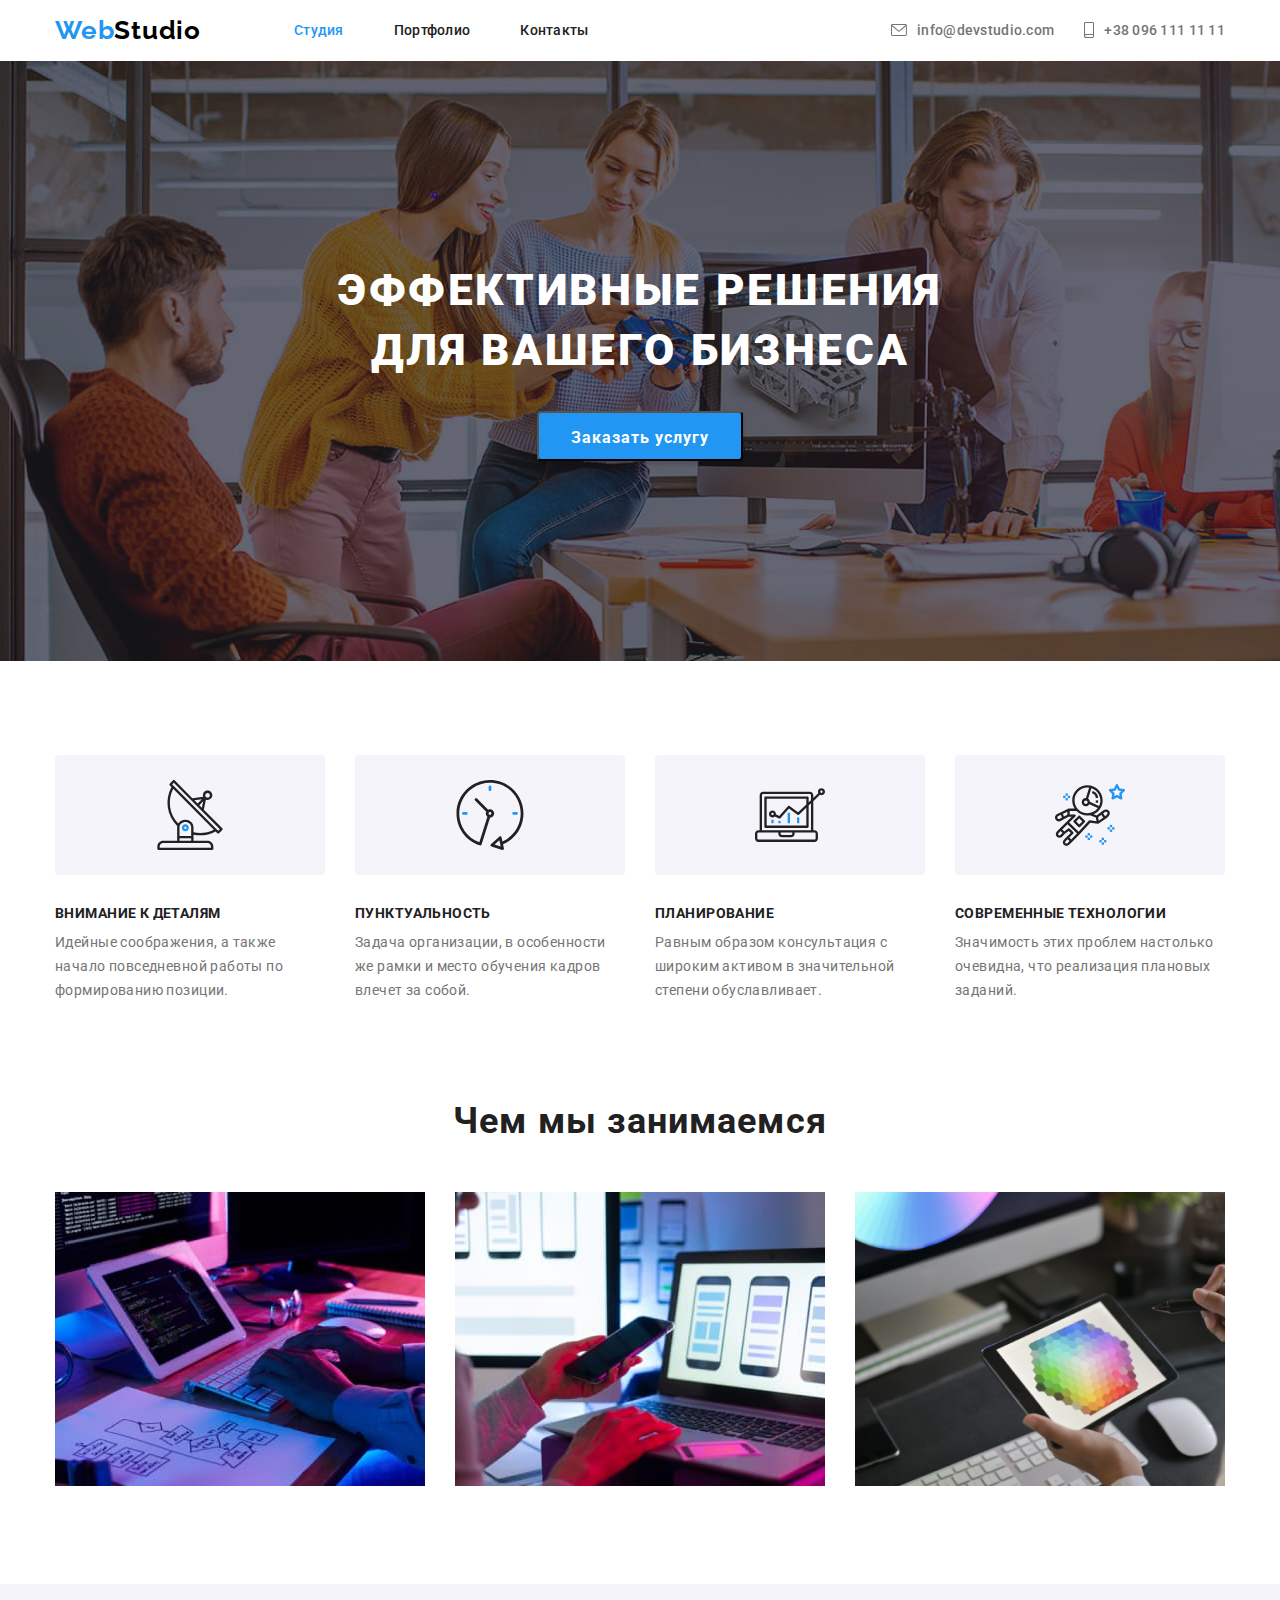
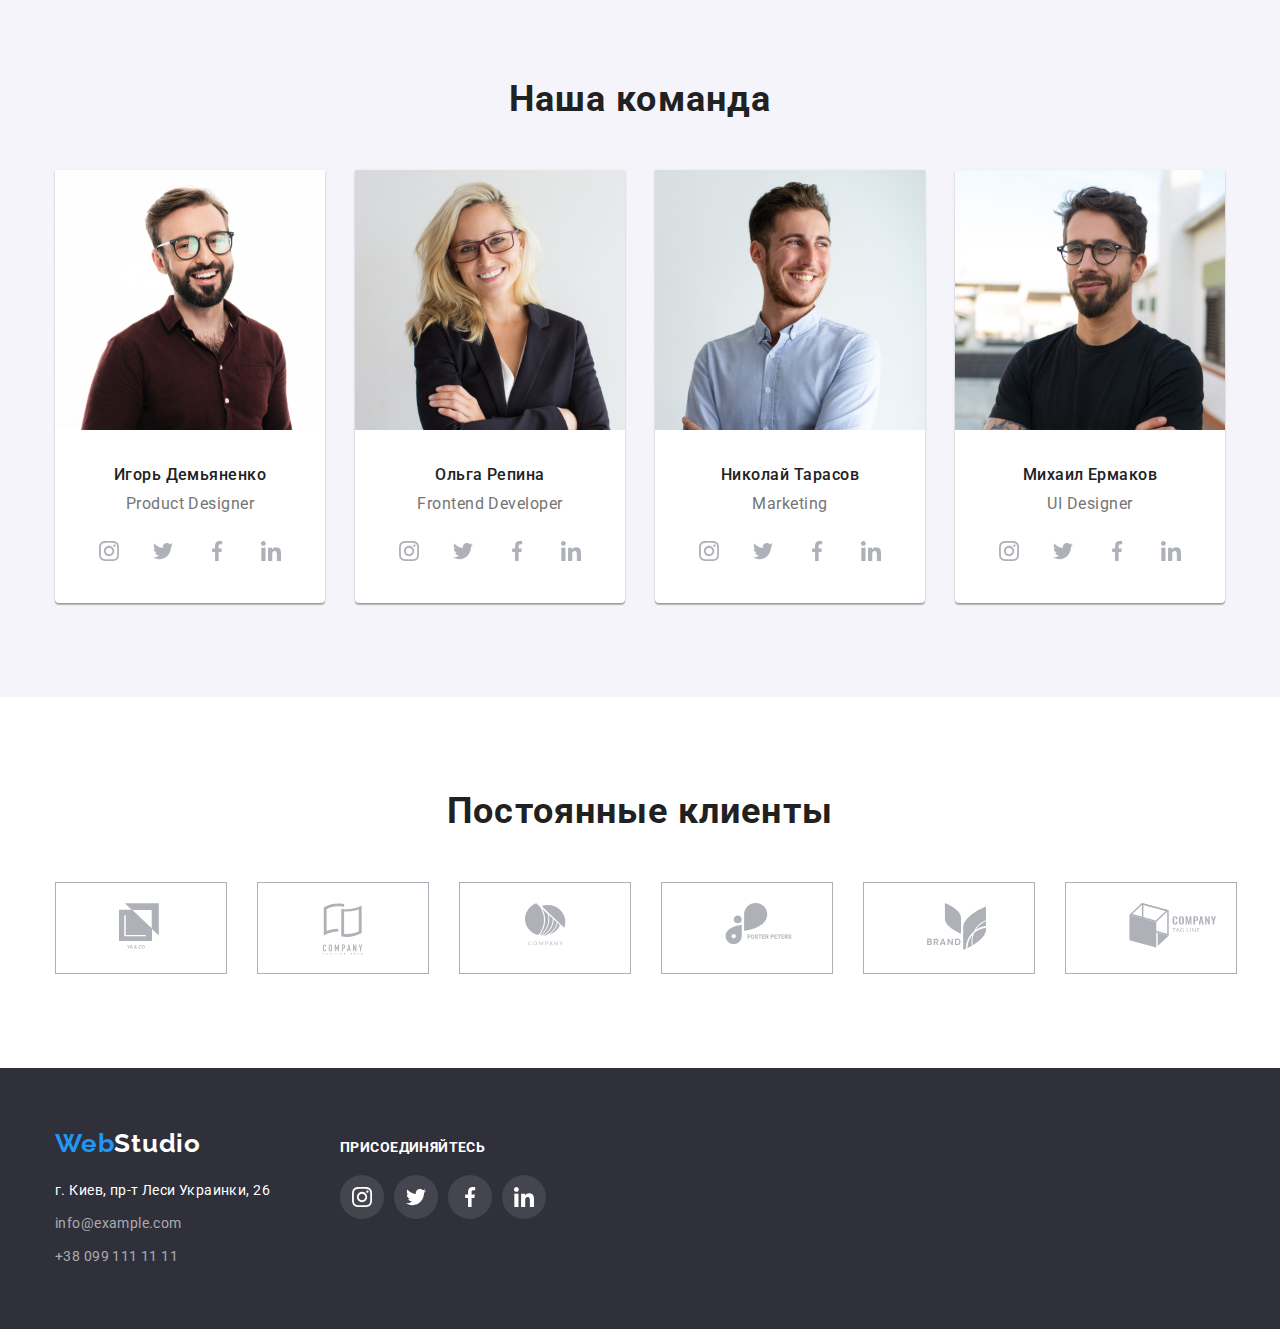
<file: index.html>
<!DOCTYPE html>
<html lang="ru">
  <head>
    <meta charset="UTF-8" />
    <meta name="viewport" content="width=device-width, initial-scale=1.0" />
    <title>Web Studio</title>
    <link
      href="https://fonts.googleapis.com/css2?family=Raleway:wght@700&family=Roboto:wght@400;500;700;900&display=swap"
      rel="stylesheet"
    />
    <link
      rel="stylesheet"
      href="https://cdnjs.cloudflare.com/ajax/libs/modern-normalize/1.0.0/modern-normalize.css"
    />
    <link rel="stylesheet" href="./css/styles.css" />
  </head>
  <body>
    <!-- Header -->
    <header class="header">
      <div class="container">
        <nav class="navigation">
          <a
            href="./index.html"
            aria-label="Логотип вебстудии"
            class="logo link"
            >Web<span class="header-logo">Studio</span>
          </a>
          <ul class="site-nav list">
            <li class="site-nav-item">
              <a href="" class="link current">Студия</a>
            </li>
            <li class="site-nav-item">
              <a href="./portfolio.html" class="link">Портфолио</a>
            </li>
            <li class="site-nav-item"><a href="" class="link">Контакты</a></li>
          </ul>
        </nav>
        <ul class="contacts list">
          <li class="contacts-items">
            <a href="mailto:info@devstudio.com" class="contacts-item link">
              <svg class="contacts-svg" width="16" height="12">
                <use href="./images/sprite.svg#icon-envelope"></use>
              </svg>
              info@devstudio.com</a
            >
          </li>
          <li class="contacts-items">
            <a href="tel:+380961111111" class="contacts-item link">
              <svg class="contacts-svg" width="10" height="16">
                <use href="./images/sprite.svg#icon-smartphone"></use>
              </svg>
              +38 096 111 11 11</a
            >
          </li>
        </ul>
      </div>
    </header>
    <main>
      <!-- Hero -->
      <section class="hero">
        <h1 class="hero-title">Эффективные решения для вашего бизнеса</h1>
        <button type="button" class="hero-button">Заказать услугу</button>
      </section>
      <!-- Features -->
      <section class="features">
        <div class="container">
          <h2 hidden>Особенности</h2>
          <ul class="features-list list">
            <li class="features-items icon-antenna">
              <h3 class="features-title">Внимание к деталям</h3>
              <p class="features-description">
                Идейные соображения, а также начало повседневной работы по
                формированию позиции.
              </p>
            </li>
            <li class="features-items icon-clock">
              <h3 class="features-title">Пунктуальность</h3>
              <p class="features-description">
                Задача организации, в особенности же рамки и место обучения
                кадров влечет за собой.
              </p>
            </li>
            <li class="features-items icon-diagram">
              <h3 class="features-title">Планирование</h3>
              <p class="features-description">
                Равным образом консультация с широким активом в значительной
                степени обуславливает.
              </p>
            </li>
            <li class="features-items icon-astronaut">
              <h3 class="features-title">Современные технологии</h3>
              <p class="features-description">
                Значимость этих проблем настолько очевидна, что реализация
                плановых заданий.
              </p>
            </li>
          </ul>
        </div>
      </section>
      <!-- Specialization -->
      <section class="specialization">
        <div class="container">
          <h2 class="specialization-title">Чем мы занимаемся</h2>
          <ul class="specialization-list list">
            <li class="specialization-items">
              <img
                src="./images/specialization/box1.jpg"
                alt="Работа с написанием кода"
                width="370"
                height="294"
              />
            </li>
            <li class="specialization-items">
              <img
                src="./images/specialization/box2.jpg"
                alt="Работа с приложениями"
                width="370"
                height="294"
              />
            </li>
            <li class="specialization-items">
              <img
                src="./images/specialization/box3.jpg"
                alt="Работа с играми на гаджеты"
                width="370"
                height="294"
              />
            </li>
          </ul>
        </div>
      </section>
      <!-- Team -->
      <section class="ourteam">
        <div class="container">
          <h2 class="team-title">Наша команда</h2>
          <ul class="team-list list">
            <li class="team-items">
              <img
                src="./images/team/img.jpg"
                alt="Член команды"
                width="270"
                height="260"
              />
              <div class="team-list-content">
                <h3 class="team-member">Игорь Демьяненко</h3>
                <p lang="en" class="team-position">Product Designer</p>
                <ul class="team-social-list list">
                  <li class="team-social-item">
                    <a href="" class="team-social-link">
                      <svg class="team-social-svg">
                        <use href="./images/sprite.svg#icon-instagram"></use>
                      </svg>
                    </a>
                  </li>
                  <li class="team-social-item">
                    <a href="" class="team-social-link">
                      <svg class="team-social-svg">
                        <use href="./images/sprite.svg#icon-twitter"></use>
                      </svg>
                    </a>
                  </li>
                  <li class="team-social-item">
                    <a href="" class="team-social-link">
                      <svg class="team-social-svg">
                        <use href="./images/sprite.svg#icon-facebook"></use>
                      </svg>
                    </a>
                  </li>
                  <li class="team-social-item">
                    <a href="" class="team-social-link">
                      <svg class="team-social-svg">
                        <use href="./images/sprite.svg#icon-linkedin"></use>
                      </svg>
                    </a>
                  </li>
                </ul>
              </div>
            </li>
            <li class="team-items">
              <img
                src="./images/team/img1.jpg"
                alt="Член команды"
                width="270"
                height="260"
              />
              <div class="team-list-content">
                <h3 class="team-member">Ольга Репина</h3>
                <p lang="en" class="team-position">Frontend Developer</p>
                <ul class="team-social-list list">
                  <li class="team-social-item">
                    <a href="" class="team-social-link">
                      <svg class="team-social-svg">
                        <use href="./images/sprite.svg#icon-instagram"></use>
                      </svg>
                    </a>
                  </li>
                  <li class="team-social-item">
                    <a href="" class="team-social-link">
                      <svg class="team-social-svg">
                        <use href="./images/sprite.svg#icon-twitter"></use>
                      </svg>
                    </a>
                  </li>
                  <li class="team-social-item">
                    <a href="" class="team-social-link">
                      <svg class="team-social-svg">
                        <use href="./images/sprite.svg#icon-facebook"></use>
                      </svg>
                    </a>
                  </li>
                  <li class="team-social-item">
                    <a href="" class="team-social-link">
                      <svg class="team-social-svg">
                        <use href="./images/sprite.svg#icon-linkedin"></use>
                      </svg>
                    </a>
                  </li>
                </ul>
              </div>
            </li>
            <li class="team-items">
              <img
                src="./images/team/img2.jpg"
                alt="Член команды"
                width="270"
                height="260"
              />
              <div class="team-list-content">
                <h3 class="team-member">Николай Тарасов</h3>
                <p lang="en" class="team-position">Marketing</p>
                <ul class="team-social-list list">
                  <li class="team-social-item">
                    <a href="" class="team-social-link">
                      <svg class="team-social-svg">
                        <use href="./images/sprite.svg#icon-instagram"></use>
                      </svg>
                    </a>
                  </li>
                  <li class="team-social-item">
                    <a href="" class="team-social-link">
                      <svg class="team-social-svg">
                        <use href="./images/sprite.svg#icon-twitter"></use>
                      </svg>
                    </a>
                  </li>
                  <li class="team-social-item">
                    <a href="" class="team-social-link">
                      <svg class="team-social-svg">
                        <use href="./images/sprite.svg#icon-facebook"></use>
                      </svg>
                    </a>
                  </li>
                  <li class="team-social-item">
                    <a href="" class="team-social-link">
                      <svg class="team-social-svg">
                        <use href="./images/sprite.svg#icon-linkedin"></use>
                      </svg>
                    </a>
                  </li>
                </ul>
              </div>
            </li>
            <li class="team-items">
              <img
                src="./images/team/img3.jpg"
                alt="Член команды"
                width="270"
                height="260"
              />
              <div class="team-list-content">
                <h3 class="team-member">Михаил Ермаков</h3>
                <p lang="en" class="team-position">UI Designer</p>
                <ul class="team-social-list list">
                  <li class="team-social-item">
                    <a href="" class="team-social-link">
                      <svg class="team-social-svg">
                        <use href="./images/sprite.svg#icon-instagram"></use>
                      </svg>
                    </a>
                  </li>
                  <li class="team-social-item">
                    <a href="" class="team-social-link">
                      <svg class="team-social-svg">
                        <use href="./images/sprite.svg#icon-twitter"></use>
                      </svg>
                    </a>
                  </li>
                  <li class="team-social-item">
                    <a href="" class="team-social-link">
                      <svg class="team-social-svg">
                        <use href="./images/sprite.svg#icon-facebook"></use>
                      </svg>
                    </a>
                  </li>
                  <li class="team-social-item">
                    <a href="" class="team-social-link">
                      <svg class="team-social-svg">
                        <use href="./images/sprite.svg#icon-linkedin"></use>
                      </svg>
                    </a>
                  </li>
                </ul>
              </div>
            </li>
          </ul>
        </div>
      </section>
      <section class="clients">
        <div class="container">
          <h2 class="clients-title">Постоянные клиенты</h2>
          <ul class="clients-list list">
            <li class="clients-list-item">
              <a href="" class="clients-link">
                <svg class="clients-svg" width="44" height="49">
                  <use href="./images/sprite.svg#icon-client1"></use>
                </svg>
              </a>
            </li>
            <li class="clients-list-item">
              <a href="" class="clients-link">
                <svg class="clients-svg" width="40" height="52">
                  <use href="./images/sprite.svg#icon-client2"></use>
                </svg>
              </a>
            </li>
            <li class="clients-list-item" width="41" height="43">
              <a href="" class="clients-link">
                <svg class="clients-svg" width="41" height="43">
                  <use href="./images/sprite.svg#icon-client3"></use>
                </svg>
              </a>
            </li>
            <li class="clients-list-item">
              <a href="" class="clients-link">
                <svg class="clients-svg" width="80" height="42">
                  <use href="./images/sprite.svg#icon-client4"></use>
                </svg>
              </a>
            </li>
            <li class="clients-list-item">
              <a href="" class="clients-link">
                <svg class="clients-svg" width="59" height="47">
                  <use href="./images/sprite.svg#icon-client5"></use>
                </svg>
              </a>
            </li>
            <li class="clients-list-item">
              <a href="" class="clients-link">
                <svg class="clients-svg" width="88" height="45">
                  <use href="./images/sprite.svg#icon-client6"></use>
                </svg>
              </a>
            </li>
          </ul>
        </div>
      </section>
    </main>
    <!-- Footer -->
    <footer class="footer">
      <div class="container">
        <div class="footer-contacts">
          <a
            href="./index.html"
            aria-label="Логотип вебстудии"
            class="logo link"
          >
            Web<span class="footer-logo">Studio</span>
          </a>
          <address class="adress">
            <div class="adress-links">
              <a
                href="https://goo.gl/maps/7iZBvX3g3fccJvJh9"
                target="_blank"
                class="adress-map link"
                >г. Киев, пр-т Леси Украинки, 26</a
              >
              <a href="mailto:info@example.com" class="adress-item link"
                >info@example.com</a
              >
              <a href="tel:+380991111111" class="adress-item link"
                >+38 099 111 11 11</a
              >
            </div>
          </address>
        </div>

        <div class="footer-social-contacts">
          <b class="footer-social-title">Присоединяйтесь</b>
          <ul class="footer-social-list list">
            <li class="social-list-item">
              <a href="" class="footer-social-link">
                <svg class="footer-contacts-svg" width="20" height="20">
                  <use href="./images/sprite.svg#icon-instagram"></use>
                </svg>
              </a>
            </li>
            <li class="social-list-item">
              <a href="" class="footer-social-link">
                <svg class="footer-contacts-svg" width="20" height="20">
                  <use href="./images/sprite.svg#icon-twitter"></use>
                </svg>
              </a>
            </li>
            <li class="social-list-item">
              <a href="" class="footer-social-link">
                <svg class="footer-contacts-svg" width="20" height="20">
                  <use href="./images/sprite.svg#icon-facebook"></use>
                </svg>
              </a>
            </li>
            <li class="social-list-item">
              <a href="" class="footer-social-link">
                <svg class="footer-contacts-svg" width="20" height="20">
                  <use href="./images/sprite.svg#icon-linkedin"></use>
                </svg>
              </a>
            </li>
          </ul>
        </div>
      </div>
    </footer>
  </body>
</html>
</file>
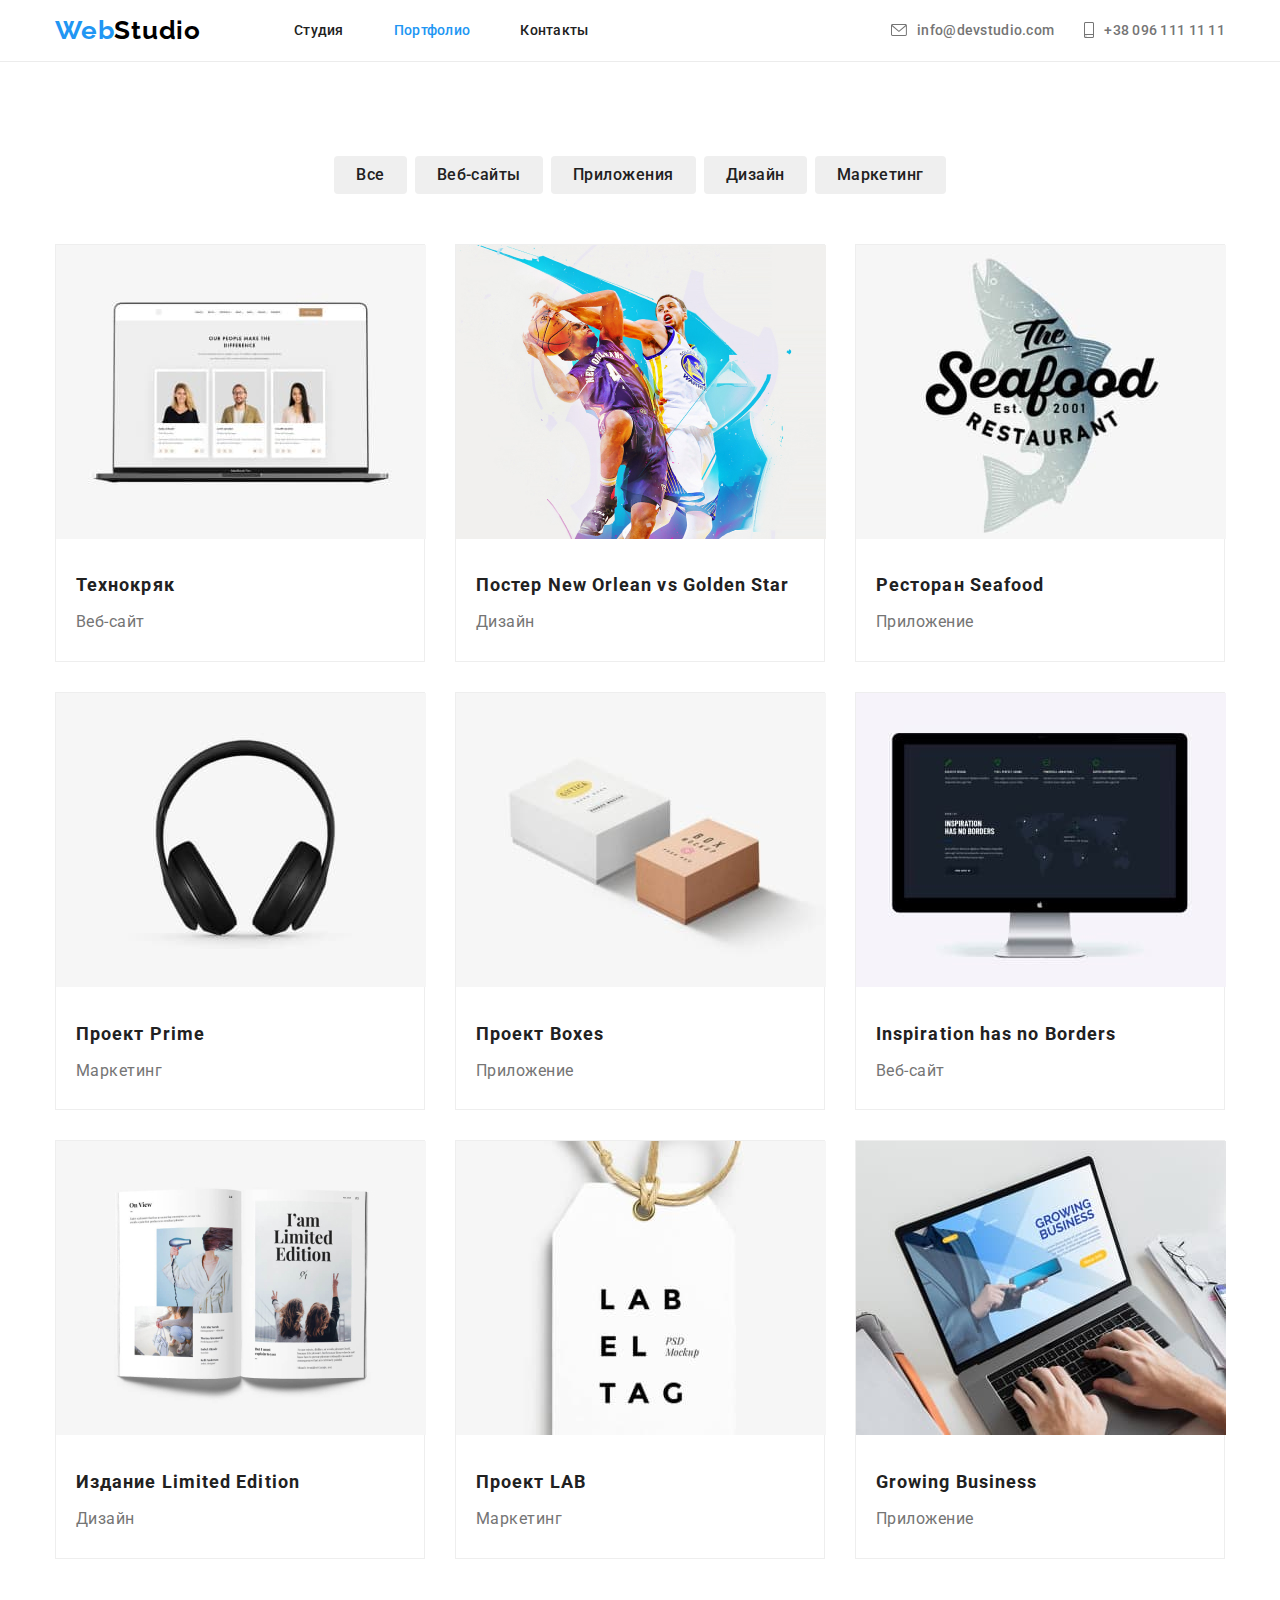
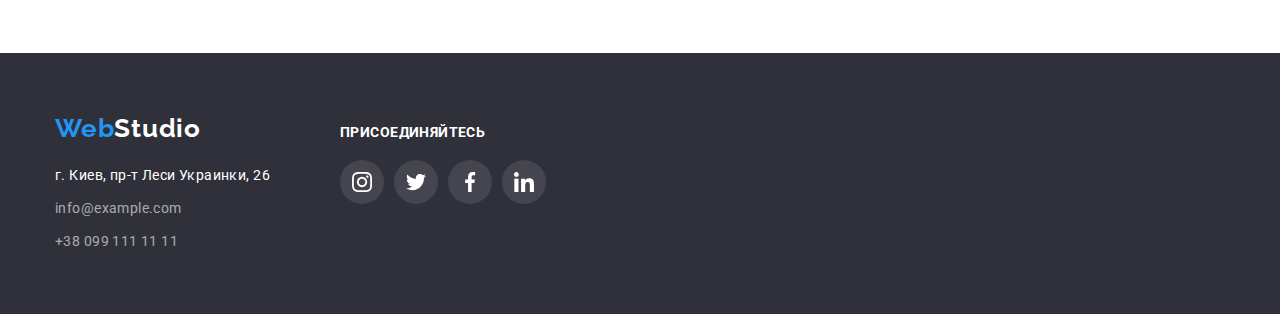
<file: portfolio.html>
<!DOCTYPE html>
<html lang="ru">
  <head>
    <meta charset="UTF-8" />
    <meta name="viewport" content="width=device-width, initial-scale=1.0" />
    <title>Portfolio</title>
    <link
      rel="stylesheet"
      href="https://cdnjs.cloudflare.com/ajax/libs/modern-normalize/1.0.0/modern-normalize.css"
    />
    <link
      href="https://fonts.googleapis.com/css2?family=Raleway:wght@700&family=Roboto:wght@400;500;700;900&display=swap"
      rel="stylesheet"
    />
    <link rel="stylesheet" href="./css/styles.css" />
  </head>
  <body>
    <!-- Header -->
    <header class="header-portfolio">
      <div class="container">
        <nav class="navigation">
          <a
            href="./index.html"
            aria-label="Логотип вебстудии"
            class="logo link"
            >Web<span class="header-logo">Studio</span>
          </a>
          <ul class="site-nav list">
            <li class="site-nav-item">
              <a href="./index.html" class="link">Студия</a>
            </li>
            <li class="site-nav-item">
              <a href="./portfolio.html" class="link current">Портфолио</a>
            </li>
            <li class="site-nav-item"><a href="" class="link">Контакты</a></li>
          </ul>
        </nav>
        <ul class="contacts list">
          <li class="contacts-items">
            <a href="mailto:info@devstudio.com" class="contacts-item link">
              <svg class="contacts-svg" width="16" height="12">
                <use href="./images/sprite.svg#icon-envelope"></use>
              </svg>
              info@devstudio.com</a
            >
          </li>
          <li class="contacts-items">
            <a href="tel:+380961111111" class="contacts-item link">
              <svg class="contacts-svg" width="10" height="16">
                <use href="./images/sprite.svg#icon-smartphone"></use>
              </svg>
              +38 096 111 11 11</a
            >
          </li>
        </ul>
      </div>
    </header>
    <main>
      <section class="works">
        <div class="container">
          <h1 hidden>Portfolio</h1>
          <ul class="list menu">
            <li class="list-items">
              <button type="button" class="list-button">Все</button>
            </li>
            <li class="list-items">
              <button type="button" class="list-button">Веб-сайты</button>
            </li>
            <li class="list-items">
              <button type="button" class="list-button">Приложения</button>
            </li>
            <li class="list-items">
              <button type="button" class="list-button">Дизайн</button>
            </li>
            <li class="list-items">
              <button type="button" class="list-button">Маркетинг</button>
            </li>
          </ul>
          <ul class="work list">
            <li class="work-items">
              <a href="" class="work-items-link">
                <img
                  src="./images/portfolio/img1.jpg"
                  alt="ноутбук з анкетами"
                  width="370"
                  height="294"
                />
                <div class="work-items-content">
                  <h2 class="work-title">Технокряк</h2>
                  <p class="work-item">Веб-сайт</p>
                </div>
              </a>
            </li>
            <li class="work-items">
              <a href="" class="work-items-link">
                <img
                  src="./images/portfolio/img2.jpg"
                  alt="баскетболисты"
                  width="370"
                  height="294"
                />
                <div class="work-items-content">
                  <h2 class="work-title">Постер New Orlean vs Golden Star</h2>
                  <p class="work-item">Дизайн</p>
                </div>
              </a>
            </li>
            <li class="work-items">
              <a href="" class="work-items-link">
                <img
                  src="./images/portfolio/img3.jpg"
                  alt="знак ресторану"
                  width="370"
                  height="294"
                />
                <div class="work-items-content">
                  <h2 class="work-title">Ресторан Seafood</h2>
                  <p class="work-item">Приложение</p>
                </div>
              </a>
            </li>
            <li class="work-items">
              <a href="" class="work-items-link">
                <img
                  src="./images/portfolio/img4.jpg"
                  alt="наушники"
                  width="370"
                  height="294"
                />
                <div class="work-items-content">
                  <h2 class="work-title">Проект Prime</h2>
                  <p class="work-item">Маркетинг</p>
                </div>
              </a>
            </li>
            <li class="work-items">
              <a href="" class="work-items-link">
                <img
                  src="./images/portfolio/img5.jpg"
                  alt="бумажные коробки"
                  width="370"
                  height="294"
                />
                <div class="work-items-content">
                  <h2 class="work-title">Проект Boxes</h2>
                  <p class="work-item">Приложение</p>
                </div>
              </a>
            </li>
            <li class="work-items">
              <a href="" class="work-items-link">
                <img
                  src="./images/portfolio/img6.jpg"
                  alt="монитор"
                  width="370"
                  height="294"
                />
                <div class="work-items-content">
                  <h2 lang="en" class="work-title">
                    Inspiration has no Borders
                  </h2>
                  <p class="work-item">Веб-сайт</p>
                </div>
              </a>
            </li>
            <li class="work-items">
              <a href="" class="work-items-link">
                <img
                  src="./images/portfolio/img7.jpg"
                  alt="розкрытая книга"
                  width="370"
                  height="294"
                />
                <div class="work-items-content">
                  <h2 class="work-title">Издание Limited Edition</h2>
                  <p class="work-item">Дизайн</p>
                </div>
              </a>
            </li>
            <li class="work-items">
              <a href="" class="work-items-link">
                <img
                  src="./images/portfolio/img8.jpg"
                  alt="етикетка"
                  width="370"
                  height="294"
                />
                <div class="work-items-content">
                  <h2 class="work-title">Проект LAB</h2>
                  <p class="work-item">Маркетинг</p>
                </div>
              </a>
            </li>
            <li class="work-items">
              <a href="" class="work-items-link">
                <img
                  src="./images/portfolio/img9.jpg"
                  alt="ноутбук с рекламой"
                  width="370"
                  height="294"
                />
                <div class="work-items-content">
                  <h2 lang="en" class="work-title">Growing Business</h2>
                  <p class="work-item">Приложение</p>
                </div>
              </a>
            </li>
          </ul>
        </div>
      </section>
    </main>
    <!-- Footer -->
    <footer class="footer">
      <div class="container">
        <div class="footer-contacts">
          <a
            href="./index.html"
            aria-label="Логотип вебстудии"
            class="logo link"
          >
            Web<span class="footer-logo">Studio</span>
          </a>
          <address class="adress">
            <div class="adress-links">
              <a
                href="https://goo.gl/maps/7iZBvX3g3fccJvJh9"
                target="_blank"
                class="adress-map link"
                >г. Киев, пр-т Леси Украинки, 26</a
              >
              <a href="mailto:info@example.com" class="adress-item link"
                >info@example.com</a
              >
              <a href="tel:+380991111111" class="adress-item link"
                >+38 099 111 11 11</a
              >
            </div>
          </address>
        </div>

        <div class="footer-social-contacts">
          <h2 class="footer-social-title">Присоединяйтесь</h2>
          <ul class="footer-social-list list">
            <li class="social-list-item">
              <a href="" class="footer-social-link">
                <svg class="footer-contacts-svg" width="20" height="20">
                  <use href="./images/sprite.svg#icon-instagram"></use>
                </svg>
              </a>
            </li>
            <li class="social-list-item">
              <a href="" class="footer-social-link">
                <svg class="footer-contacts-svg" width="20" height="20">
                  <use href="./images/sprite.svg#icon-twitter"></use>
                </svg>
              </a>
            </li>
            <li class="social-list-item">
              <a href="" class="footer-social-link">
                <svg class="footer-contacts-svg" width="20" height="20">
                  <use href="./images/sprite.svg#icon-facebook"></use>
                </svg>
              </a>
            </li>
            <li class="social-list-item">
              <a href="" class="footer-social-link">
                <svg class="footer-contacts-svg" width="20" height="20">
                  <use href="./images/sprite.svg#icon-linkedin"></use>
                </svg>
              </a>
            </li>
          </ul>
        </div>
      </div>
    </footer>
  </body>
</html>
</file>
<file: css/styles.css>
:root {
  --main-font: Roboto, normal, sans-serif;
  --secondary-font: Raleway, normal, sans-serif;
  --accent-color: #2196f3;
  --title-text-color: #212121;
  --description-text-color: #757575;
  --main-background-color: #ffffff;
  --header-logo-color: #000000;
  --footer-logo-color: #ffffff;
  --nav-link-color: #212121;
  --hero-background-color: rgba(47, 48, 58, 0.4);
  --hero-title-color: #ffffff;
  --button-color: #ffffff;
  --ourteam-background-color: #f5f4fa;
  --team-member-color: #212121;
  --team-items-background-color: #ffffff;
  --footer-background-color: #2f303a;
  --list-button-color: #212121;
  --adress-text-color: #ffffff;
  --adress-item-color: rgba(255, 255, 255, 0.6);
  --social-title: #ffffff;
  --icon-color: #afb1b8;
  --background-icon-color: #ffffff;
  --header-border-bottom: #ececec;
}
*,
*::before,
*::after {
  margin: 0px;
  padding: 0px;
}
body {
  font-family: var(--main-font);
}
.adress {
  font-style: normal;
}
.list {
  list-style: none;
}
.link {
  text-decoration: none;
}
.container {
  width: 1200px;
  padding-left: 15px;
  padding-right: 15px;
  margin: auto;
}
/*=========HEADER===========*/

.header .container {
  display: flex;
  align-items: center;
}
.header a {
  display: inline-block;
  padding-top: 15px;
  padding-bottom: 15px;
}
.navigation {
  display: flex;
  align-items: center;
}
.site-nav {
  display: flex;
}
.contacts {
  display: flex;
  margin-left: auto;
}
.site-nav-item:not(:last-child) {
  margin-right: 50px;
}
.contacts-items:not(:last-child) {
  margin-right: 30px;
}
.logo {
  margin-right: 93px;

  font-family: var(--secondary-font);
  font-weight: 700;
  font-size: 26px;
  line-height: 1.192;
  letter-spacing: 0.03em;
  color: var(--accent-color);
}
.header-logo {
  color: var(--header-logo-color);
}
.footer-logo {
  color: var(--footer-logo-color);
}
.site-nav .link {
  font-weight: 500;
  font-size: 14px;
  line-height: 1.143;
  letter-spacing: 0.02em;
  color: var(--nav-link-color);
}
.site-nav .link:hover,
.site-nav .link:focus {
  color: var(--accent-color);
}
.site-nav .link.current {
  color: var(--accent-color);
}
.contacts-item {
  font-weight: 500;
  font-size: 14px;
  line-height: 1.143;
  letter-spacing: 0.02em;
  color: var(--description-text-color);
}
.contacts-items {
  display: flex;
  align-items: center;
  justify-items: center;
}
.contacts {
  display: flex;
  align-items: center;
  justify-content: center;
}
.contacts-svg {
  margin-right: 10px;
  fill: currentColor;
}
.contacts-item:hover,
.contacts-item:focus {
  color: var(--accent-color);
}
.header .contacts-item {
  display: flex;
  align-items: center;
  justify-items: center;
}
/* ==========END HEADER=========== */

/*=============HERO==============*/
.hero {
  margin: 0 auto;
  max-width: 1600px;
  padding-top: 200px;
  padding-bottom: 200px;
  text-align: center;
  background-color: var(--hero-background-color);
  background-image: linear-gradient(
      rgba(47, 48, 58, 0.4),
      rgba(47, 48, 58, 0.4)
    ),
    url(../images/hero/bg.jpg);
  background-repeat: no-repeat;
  background-size: cover;
}
.hero-title {
  display: flex;
  width: 696px;
  height: 120px;
  margin: auto;

  margin-bottom: 30px;

  font-weight: 900;
  font-size: 44px;
  line-height: 1.36;
  letter-spacing: 0.06em;
  text-transform: uppercase;
  color: var(--hero-title-color);
}
.hero-button {
  min-width: 200px;
  height: 50px;
  padding: 10px 32px;
  border-radius: 4px;
  box-shadow: 0px 4px 4px rgba(0, 0, 0, 0.15);

  font-weight: 700;
  font-size: 16px;
  line-height: 1.87;
  letter-spacing: 0.06em;
  color: var(--button-color);
  background: var(--accent-color);
}
/* ========END HERO=========== */

/* ===========FEATURES========= */
.features .container {
  padding-top: 94px;
  padding-bottom: 94px;
}
.features-list {
  display: flex;
}
.features-items::before {
  display: block;
  content: '';
  width: 270px;
  height: 120px;
  margin-bottom: 30px;
  background-size: 70px;
  background-repeat: no-repeat;
  background-position: center;
  background-color: #f5f4fa;
  border-radius: 4px;
}
.icon-antenna::before {
  background-image: url(../images/features/antenna.svg);
}
.icon-clock::before {
  background-image: url(../images/features/clock.svg);
}
.icon-diagram::before {
  background-image: url(../images/features/diagram.svg);
}
.icon-astronaut::before {
  background-image: url(../images/features/astronaut.svg);
}
.features-items:not(:last-child) {
  margin-right: 30px;
}

.features {
  background-color: var(--main-background-color);
}
.features-title {
  margin-bottom: 10px;
  width: 270px;
  height: 16px;

  font-weight: 700;
  font-size: 14px;
  line-height: 1.143;
  letter-spacing: 0.03em;
  text-transform: uppercase;
  color: var(--title-text-color);
}
.features-description {
  width: 270px;
  height: 75px;

  font-weight: 400;
  font-size: 14px;
  line-height: 1.71;
  letter-spacing: 0.03em;
  color: var(--description-text-color);
}
/* =============END FEATURES=========== */

/* =============SPECIALIZATION========= */
.specialization .container {
  padding-bottom: 94px;
}
.specialization-list {
  display: flex;
  justify-content: space-between;
}
/* .specialization-items:not(:last-child) {
  margin-right: 30px;
} */
.specialization {
  background-color: var(--main-background-color);
}
.specialization-title {
  margin-bottom: 50px;

  font-weight: 700;
  font-size: 36px;
  line-height: 1.167;
  text-align: center;
  letter-spacing: 0.03em;
  color: var(--title-text-color);
}
/* ============END SPECIALIZATION======== */

/* ============TEAM=====================*/
.ourteam .container {
  padding-top: 94px;
  padding-bottom: 94px;
}
.team-items:not(:last-child) {
  margin-right: 30px;
}
.team-list-content {
  text-align: center;
  padding-top: 30px;
  padding-bottom: 30px;
  padding-left: 32px;
  padding-right: 32px;
}
.team-items {
  box-shadow: 0px 1px 3px rgba(0, 0, 0, 0.12), 0px 1px 1px rgba(0, 0, 0, 0.14),
    0px 2px 1px rgba(0, 0, 0, 0.2);
  border-radius: 0px 0px 4px 4px;
}
.team-list {
  display: flex;
}
.team-items {
  background-color: var(--team-items-background-color);
}
.ourteam {
  background-color: var(--ourteam-background-color);
}
.team-title {
  margin-bottom: 50px;

  font-weight: 700;
  font-size: 36px;
  line-height: 1.167;
  text-align: center;
  letter-spacing: 0.03em;
  color: var(--title-text-color);
}
.team-member {
  margin-bottom: 10px;

  font-weight: 500;
  font-size: 16px;
  line-height: 1.188;
  letter-spacing: 0.03em;
  color: var(--team-member-color);
}
.team-position {
  margin-bottom: 16px;

  font-weight: 400;
  font-size: 16px;
  line-height: 1.188;
  letter-spacing: 0.03em;
  color: var(--description-text-color);
}
.team-social-link {
  display: flex;
  align-items: center;
  justify-content: center;
  width: 44px;
  height: 44px;
  background-color: var(--background-icon-color);
  border-radius: 50%;
  color: var(--icon-color);
}
.team-social-list {
  display: flex;
  justify-content: space-between;
}
.team-social-svg {
  width: 20px;
  height: 20px;
  fill: currentColor;
}
.team-social-item {
  display: flex;
  align-items: center;
}
.team-social-link:hover,
.team-social-link:focus {
  background-color: var(--accent-color);
  color: var(--background-icon-color);
}

/* ===============END TEAM============ */

/* =============CLIENTS================ */
.clients .container {
  padding-top: 94px;
  padding-bottom: 94px;
  text-align: center;
}
.clients-title {
  margin-bottom: 50px;

  font-weight: 700;
  font-size: 36px;
  line-height: 1, 147;
  text-align: center;
  letter-spacing: 0.03em;
  color: var(--title-text-color);
}
.clients-list {
  display: flex;
  align-items: center;
  color: var(--icon-color);
}
.clients-list-item {
  display: flex;
  margin-right: 30px;
  border: 1px solid currentColor;
}
.clients-list-item:not(:last-child) {
  margin-right: 30px;
}
.clients-link {
  width: 170px;
  height: 90px;
  fill: var(--icon-color);
  align-items: center;
  justify-items: center;
}
.clients-svg {
  margin: 20px 63px;
  color: currentColor;
}
.clients-link:hover,
.clients-link:focus {
  fill: var(--accent-color);
  border: 1px solid var(--accent-color);
}
/* ==============END CLIENTS=========== */

/* =================FOOTER============ */
.footer {
  padding-top: 60px;
  padding-bottom: 60px;

  background-color: var(--footer-background-color);
}
.adress-links {
  display: flex;
  flex-direction: column;
}
.footer .container {
  display: flex;
  align-items: baseline;
  justify-items: center;
}
.footer-social-title {
  display: inline-block;
  margin-bottom: 20px;

  font-weight: 700;
  font-size: 14px;
  line-height: 1, 143;
  letter-spacing: 0.03em;
  text-transform: uppercase;
  color: var(--social-title);
}
.footer-contacts,
.social-contacts {
  display: inline-block;
}
.footer-social-list {
  display: flex;
  align-items: center;
  justify-content: space-between;
}
.footer-social-link {
  display: flex;
  align-items: center;
  margin-right: 10px;
  justify-content: center;
  width: 44px;
  height: 44px;
  background-color: rgba(255, 255, 255, 0.1);
  border-radius: 50%;
}
.footer-contacts-svg {
  fill: var(--background-icon-color);
}
.footer-social-link:hover,
.footer-social-link:focus {
  background-color: var(--accent-color);
}
.adress {
  margin-top: 20px;
  margin-right: 70px;
}
.footer .logo {
  margin-right: 0px;
}
.footer .link:not(:last-child) {
  margin-bottom: 9px;
}
.adress-map,
.adress-item {
  font-weight: 400;
  font-size: 14px;
  line-height: 1.71;
  letter-spacing: 0.03em;
  color: var(--adress-text-color);
}
.adress-item {
  color: var(--adress-item-color);
}
.adress-map:hover,
.adress-map:focus {
  color: var(--accent-color);
}
.adress-item:hover,
.adress-item:focus {
  color: var(--accent-color);
}
/* ========HEADER PORTFOLIO======= */

.header-portfolio .container {
  display: flex;
  align-items: center;
}
.header-portfolio a {
  display: inline-block;
  padding-top: 15px;
  padding-bottom: 15px;
}
.header-portfolio .contacts-item {
  display: flex;
  align-items: center;
  justify-items: center;
}
.header-portfolio {
  border-bottom: var(--header-border-bottom) 1px solid;
}
/* ========END HEADER PORTFOLIO======== */

/* =========MAIN PORFOLIO============ */
.works {
  background-color: var(--main-background-color);
}
.list-button:hover,
.list-button:focus,
.list-button:active {
  background-color: var(--accent-color);
  color: var(--button-color);
}
.works .container {
  padding-top: 94px;
  padding-bottom: 94px;
}
.container .work {
  display: flex;
  flex-wrap: wrap;
}
.menu {
  display: flex;
  margin-bottom: 50px;
  justify-content: center;
}
.menu .list-items:not(:last-child) {
  margin-right: 8px;
}
.work-items:nth-child(3n) {
  margin-right: 0;
}
.work-items:nth-last-child(-n + 3) {
  margin-bottom: 0;
}
.work-items {
  display: flex;
  width: 370px;
  margin-bottom: 30px;
  margin-right: 30px;

  border: 1px solid #eeeeee;
}
.work-items-content {
  padding: 24px 20px;
}
.list-button {
  padding: 6px 22px;
  border-radius: 4px;
  border: 0px;

  font-weight: 500;
  font-size: 16px;
  line-height: 1.62;
  text-align: center;
  letter-spacing: 0.03em;
  color: var(--list-button-color);
}
.work-title {
  margin-bottom: 4px;

  font-weight: 700;
  font-size: 18px;
  line-height: 2;
  letter-spacing: 0.06em;
  color: var(--title-text-color);
}
.work-item {
  font-weight: 400;
  font-size: 16px;
  line-height: 1.87;
  letter-spacing: 0.03em;
  color: var(--description-text-color);
}
.work-items-link:hover,
.work-items-link:focus {
  box-shadow: 0px 1px 1px rgba(0, 0, 0, 0.12), 0px 4px 4px rgba(0, 0, 0, 0.06),
    1px 4px 6px rgba(0, 0, 0, 0.16);
}
.work-items-link {
  text-decoration: none;
}
</file>
